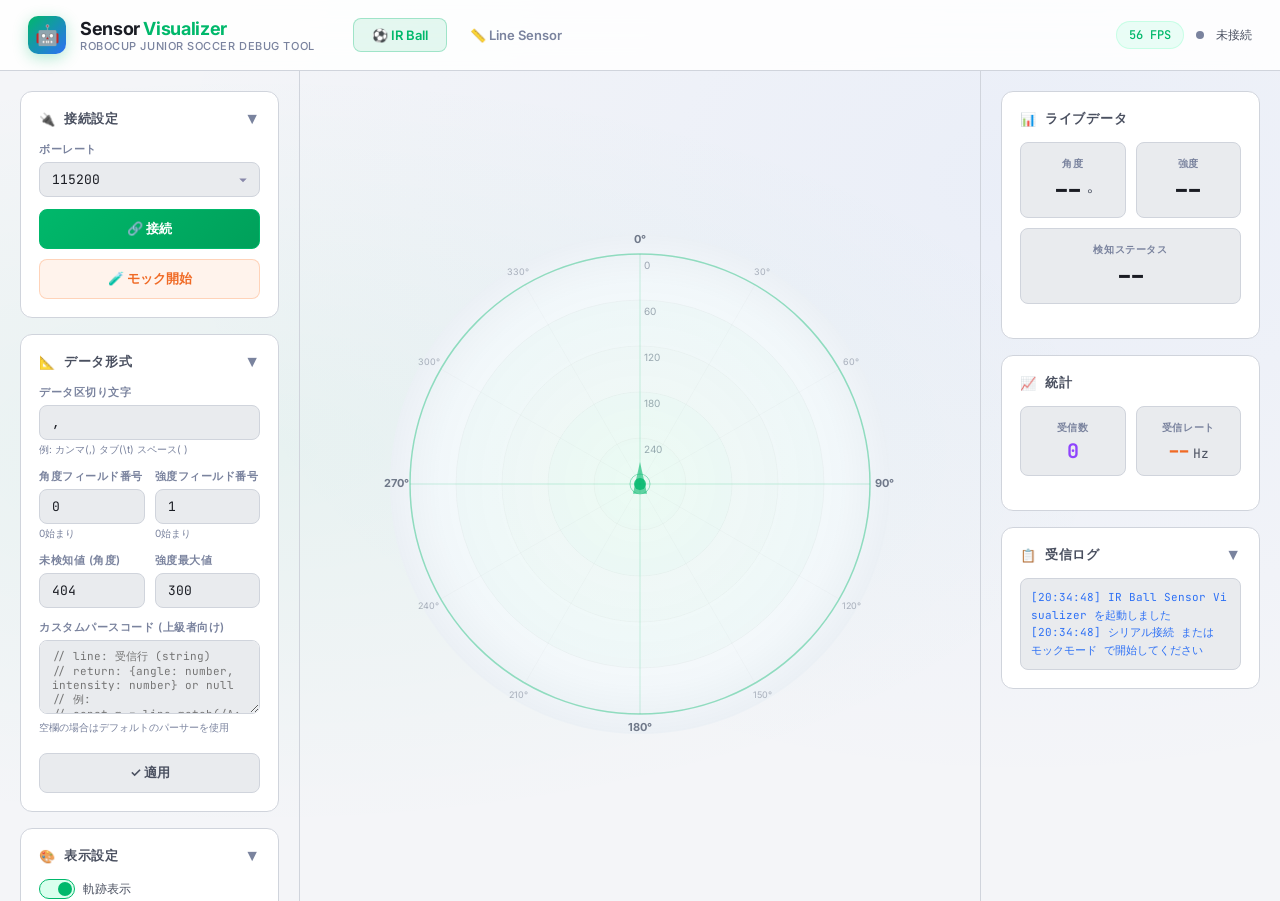
<file: index.html>
<!DOCTYPE html>
<html lang="ja">
<head>
  <meta charset="UTF-8">
  <meta name="viewport" content="width=device-width, initial-scale=1.0">
  <title>IR Ball Sensor Visualizer - RCJ Soccer Debug Tool</title>
  <meta name="description" content="ロボカップジュニアサッカー用 IRボールセンサー リアルタイム可視化ツール">
  <link rel="stylesheet" href="styles.css">
  <link rel="preconnect" href="https://fonts.googleapis.com">
  <link href="https://fonts.googleapis.com/css2?family=Inter:wght@300;400;500;600;700;900&family=JetBrains+Mono:wght@400;500;700&display=swap" rel="stylesheet">

</head>
<body>

  <!-- ===== HEADER ===== -->
  <header class="header">
    <div class="header-left">
      <div class="header-logo">🤖</div>
      <div>
        <div class="header-title">Sensor <span>Visualizer</span></div>
        <div class="header-subtitle">RoboCup Junior Soccer Debug Tool</div>
      </div>
      <nav class="nav-tabs">
        <a href="index.html" class="nav-tab active">⚽ IR Ball</a>
        <a href="line.html" class="nav-tab">📏 Line Sensor</a>
      </nav>
    </div>
    <div class="header-right">
      <div class="fps-badge" id="fpsBadge">-- FPS</div>
      <div class="status-dot" id="statusDot"></div>
      <div class="status-text" id="statusText">未接続</div>
    </div>
  </header>

  <!-- ===== MAIN ===== -->
  <div class="main-content">

    <!-- ===== LEFT SIDEBAR ===== -->
    <div class="sidebar" id="leftSidebar">

      <!-- Connection Panel -->
      <div class="panel" id="connectionPanel">
        <div class="panel-header">
          <span class="panel-header-icon">🔌</span> 接続設定
          <button class="collapse-btn" onclick="togglePanel(this)">▼</button>
        </div>
        <div class="panel-body">
          <div id="noSerialBanner" class="no-serial-banner">
            ⚠ このブラウザは Web Serial API に対応していません。<br>Chrome または Edge を使用してください。<br>モックモードは使用可能です。
          </div>
          <div class="form-group">
            <label class="form-label">ボーレート</label>
            <select class="form-select" id="baudRate">
              <option value="9600">9600</option>
              <option value="19200">19200</option>
              <option value="38400">38400</option>
              <option value="57600">57600</option>
              <option value="115200" selected>115200</option>
              <option value="230400">230400</option>
              <option value="460800">460800</option>
              <option value="921600">921600</option>
            </select>
          </div>
          <div class="btn-group" style="margin-bottom:10px;">
            <button class="btn btn-primary" id="btnConnect" onclick="connectSerial()">
              🔗 接続
            </button>
            <button class="btn btn-danger" id="btnDisconnect" onclick="disconnectSerial()" style="display:none;">
              ✕ 切断
            </button>
          </div>
          <button class="btn btn-mock" id="btnMock" onclick="toggleMock()">
            🧪 モック開始
          </button>
        </div>
      </div>

      <!-- Data Format Panel -->
      <div class="panel" id="formatPanel">
        <div class="panel-header">
          <span class="panel-header-icon">📐</span> データ形式
          <button class="collapse-btn" onclick="togglePanel(this)">▼</button>
        </div>
        <div class="panel-body">
          <div class="form-group">
            <label class="form-label">データ区切り文字</label>
            <input class="form-input" id="cfgDelimiter" type="text" value="," placeholder=",">
            <div class="form-hint">例: カンマ(,) タブ(\t) スペース( )</div>
          </div>
          <div class="form-row">
            <div class="form-group">
              <label class="form-label">角度フィールド番号</label>
              <input class="form-input" id="cfgAngleIdx" type="number" value="0" min="0">
              <div class="form-hint">0始まり</div>
            </div>
            <div class="form-group">
              <label class="form-label">強度フィールド番号</label>
              <input class="form-input" id="cfgIntensityIdx" type="number" value="1" min="0">
              <div class="form-hint">0始まり</div>
            </div>
          </div>
          <div class="form-row">
            <div class="form-group">
              <label class="form-label">未検知値 (角度)</label>
              <input class="form-input" id="cfgNotDetected" type="text" value="404">
            </div>
            <div class="form-group">
              <label class="form-label">強度最大値</label>
              <input class="form-input" id="cfgMaxIntensity" type="number" value="300" min="1">
            </div>
          </div>
          <div class="form-group">
            <label class="form-label">カスタムパースコード (上級者向け)</label>
            <textarea class="form-input" id="cfgCustomParse" rows="4" placeholder="// line: 受信行 (string)&#10;// return: {angle: number, intensity: number} or null&#10;// 例:&#10;// const m = line.match(/A:(\d+) I:(\d+)/);&#10;// return m ? {angle:+m[1], intensity:+m[2]} : null;" style="font-size:11px;resize:vertical;"></textarea>
            <div class="form-hint">空欄の場合はデフォルトのパーサーを使用</div>
          </div>
          <button class="btn btn-secondary" onclick="applyFormatConfig()" style="margin-top:6px;">
            ✓ 適用
          </button>
        </div>
      </div>

      <!-- Display Settings -->
      <div class="panel" id="displayPanel">
        <div class="panel-header">
          <span class="panel-header-icon">🎨</span> 表示設定
          <button class="collapse-btn" onclick="togglePanel(this)">▼</button>
        </div>
        <div class="panel-body">
          <div class="form-group">
            <label class="trail-toggle">
              <input type="checkbox" id="cfgTrail" checked>
              軌跡表示
            </label>
          </div>
          <div class="form-group">
            <label class="form-label">軌跡の長さ</label>
            <input class="form-input" id="cfgTrailLen" type="number" value="20" min="1" max="100">
          </div>
          <div class="form-group">
            <label class="form-label">0°の方向</label>
            <select class="form-select" id="cfgZeroDir">
              <option value="up" selected>上 (前方)</option>
              <option value="right">右</option>
              <option value="down">下 (後方)</option>
              <option value="left">左</option>
            </select>
          </div>
          <div class="form-group">
            <label class="form-label">角度の回転方向</label>
            <select class="form-select" id="cfgRotation">
              <option value="cw" selected>時計回り (CW)</option>
              <option value="ccw">反時計回り (CCW)</option>
            </select>
          </div>
        </div>
      </div>
    </div>

    <!-- ===== RADAR CENTER ===== -->
    <div class="radar-container" id="radarContainer">
      <div class="radar-wrapper">
        <canvas id="radarCanvas" width="520" height="520"></canvas>
        <div class="not-detected-overlay" id="notDetectedOverlay">
          <div class="not-detected-icon">🚫</div>
          <div class="not-detected-text">Ball Not Detected</div>
          <div class="not-detected-sub">IRセンサーがボールを検知していません</div>
        </div>
      </div>
    </div>

    <!-- ===== RIGHT SIDEBAR ===== -->
    <div class="sidebar right" id="rightSidebar">

      <!-- Live Data -->
      <div class="panel">
        <div class="panel-header">
          <span class="panel-header-icon">📊</span> ライブデータ
        </div>
        <div class="panel-body">
          <div class="data-cards">
            <div class="data-card angle">
              <div class="data-card-label">角度</div>
              <div class="data-card-value" id="dispAngle">--<span class="data-card-unit">°</span></div>
            </div>
            <div class="data-card intensity">
              <div class="data-card-label">強度</div>
              <div class="data-card-value" id="dispIntensity">--</div>
            </div>
            <div class="data-card full-width status-card">
              <div class="data-card-label">検知ステータス</div>
              <div class="data-card-value" id="dispStatus">--</div>
            </div>
          </div>
        </div>
      </div>

      <!-- Stats -->
      <div class="panel">
        <div class="panel-header">
          <span class="panel-header-icon">📈</span> 統計
        </div>
        <div class="panel-body">
          <div class="data-cards">
            <div class="data-card">
              <div class="data-card-label">受信数</div>
              <div class="data-card-value" id="dispCount" style="font-size:20px;color:var(--accent-purple);">0</div>
            </div>
            <div class="data-card">
              <div class="data-card-label">受信レート</div>
              <div class="data-card-value" id="dispRate" style="font-size:20px;color:var(--accent-orange);">--<span class="data-card-unit">Hz</span></div>
            </div>
          </div>
        </div>
      </div>

      <!-- Raw Log -->
      <div class="panel">
        <div class="panel-header">
          <span class="panel-header-icon">📋</span> 受信ログ
          <button class="collapse-btn" onclick="togglePanel(this)">▼</button>
        </div>
        <div class="panel-body">
          <div class="raw-log" id="rawLog"></div>
        </div>
      </div>
    </div>
  </div>

  <!-- ===== JAVASCRIPT ===== -->
  <script>
    // ============================================================
    //  State
    // ============================================================
    let serialPort = null;
    let serialReader = null;
    let serialReadable = null;
    let isConnected = false;
    let isMocking = false;
    let mockInterval = null;

    let currentAngle = null;
    let currentIntensity = null;
    let ballDetected = false;

    const trail = [];         // [{angle, intensity, t}, ...]
    let receiveCount = 0;
    let rateTimestamps = [];  // recent timestamps for Hz calc

    // Format config (mutable)
    let cfg = {
      delimiter: ',',
      angleIdx: 0,
      intensityIdx: 1,
      notDetectedValue: '404',
      maxIntensity: 300,
      trailEnabled: true,
      trailLength: 20,
      zeroDir: 'up',        // 'up','right','down','left'
      rotation: 'cw',       // 'cw','ccw'
      customParseFn: null,
    };

    // ============================================================
    //  Format Config Apply
    // ============================================================
    function applyFormatConfig() {
      const delim = document.getElementById('cfgDelimiter').value;
      cfg.delimiter = delim === '\\t' ? '\t' : delim || ',';
      cfg.angleIdx = parseInt(document.getElementById('cfgAngleIdx').value) || 0;
      cfg.intensityIdx = parseInt(document.getElementById('cfgIntensityIdx').value) || 1;
      cfg.notDetectedValue = document.getElementById('cfgNotDetected').value.trim() || '404';
      cfg.maxIntensity = parseInt(document.getElementById('cfgMaxIntensity').value) || 300;

      const customCode = document.getElementById('cfgCustomParse').value.trim();
      if (customCode) {
        try {
          cfg.customParseFn = new Function('line', customCode);
          addLog('カスタムパーサーを適用しました', 'info');
        } catch (e) {
          cfg.customParseFn = null;
          addLog('カスタムパーサーのエラー: ' + e.message, 'error');
        }
      } else {
        cfg.customParseFn = null;
      }

      addLog('データ形式設定を更新しました', 'info');
    }

    function readDisplayConfig() {
      cfg.trailEnabled = document.getElementById('cfgTrail').checked;
      cfg.trailLength = parseInt(document.getElementById('cfgTrailLen').value) || 20;
      cfg.zeroDir = document.getElementById('cfgZeroDir').value;
      cfg.rotation = document.getElementById('cfgRotation').value;
    }

    // Listen for display config changes
    ['cfgTrail', 'cfgTrailLen', 'cfgZeroDir', 'cfgRotation'].forEach(id => {
      document.getElementById(id).addEventListener('change', readDisplayConfig);
      document.getElementById(id).addEventListener('input', readDisplayConfig);
    });

    // ============================================================
    //  Parse incoming line
    // ============================================================
    function parseLine(line) {
      line = line.trim();
      if (!line) return null;

      // Custom parser
      if (cfg.customParseFn) {
        try {
          const result = cfg.customParseFn(line);
          if (result && typeof result.angle === 'number' && typeof result.intensity === 'number') {
            return result;
          }
        } catch (e) { /* fall through to default */ }
        return null;
      }

      // Default parser
      const parts = line.split(cfg.delimiter);
      if (parts.length < Math.max(cfg.angleIdx, cfg.intensityIdx) + 1) return null;

      const angleStr = parts[cfg.angleIdx].trim();
      const intensityStr = parts[cfg.intensityIdx].trim();

      const angle = parseFloat(angleStr);
      const intensity = parseFloat(intensityStr);

      if (isNaN(angle) || isNaN(intensity)) return null;
      return { angle, intensity };
    }

    // ============================================================
    //  Data Handler
    // ============================================================
    function handleData(line) {
      const parsed = parseLine(line);
      if (!parsed) {
        addLog(line, 'warn');
        return;
      }

      receiveCount++;
      rateTimestamps.push(performance.now());

      const { angle, intensity } = parsed;
      const notDetVal = parseFloat(cfg.notDetectedValue);
      const isNotDet = (angle === notDetVal) || (String(angle) === cfg.notDetectedValue);

      if (isNotDet) {
        ballDetected = false;
        currentAngle = null;
        currentIntensity = null;
      } else {
        ballDetected = true;
        currentAngle = angle;
        currentIntensity = intensity;

        if (cfg.trailEnabled) {
          trail.push({ angle, intensity, t: performance.now() });
          while (trail.length > cfg.trailLength) trail.shift();
        }
      }

      // Update text displays
      updateTextDisplays(angle, intensity, isNotDet);
      addLog(line, isNotDet ? 'warn' : '');
    }

    function updateTextDisplays(angle, intensity, notDet) {
      const el = (id) => document.getElementById(id);

      if (notDet) {
        el('dispAngle').innerHTML = '<span style="font-size:16px">N/A</span>';
        el('dispIntensity').textContent = '--';
        el('dispStatus').textContent = '未検知';
        el('dispStatus').className = 'data-card-value';
      } else {
        el('dispAngle').innerHTML = angle.toFixed(1) + '<span class="data-card-unit">°</span>';
        el('dispIntensity').textContent = Math.round(intensity);
        el('dispStatus').textContent = '検知中';
        el('dispStatus').className = 'data-card-value ok';
      }

      el('dispCount').textContent = receiveCount;

      // Hz calculation (last 1 second)
      const now = performance.now();
      rateTimestamps = rateTimestamps.filter(t => now - t < 1000);
      el('dispRate').innerHTML = rateTimestamps.length + '<span class="data-card-unit">Hz</span>';
    }

    // ============================================================
    //  Log
    // ============================================================
    const logEl = document.getElementById('rawLog');
    const MAX_LOG_LINES = 80;
    let logLines = 0;

    function addLog(text, type = '') {
      const line = document.createElement('div');
      line.className = 'log-line' + (type ? ' ' + type : '');
      const ts = new Date().toLocaleTimeString('ja-JP', { hour12: false });
      line.textContent = `[${ts}] ${text}`;
      logEl.appendChild(line);
      logLines++;
      if (logLines > MAX_LOG_LINES) {
        logEl.removeChild(logEl.firstChild);
        logLines--;
      }
      logEl.scrollTop = logEl.scrollHeight;
    }

    // ============================================================
    //  Panel toggle
    // ============================================================
    function togglePanel(btn) {
      btn.classList.toggle('collapsed');
      btn.closest('.panel').querySelector('.panel-body').classList.toggle('collapsed');
    }

    // ============================================================
    //  Serial Connection
    // ============================================================
    async function connectSerial() {
      if (!('serial' in navigator)) {
        addLog('Web Serial API 非対応ブラウザです', 'error');
        return;
      }
      try {
        serialPort = await navigator.serial.requestPort();
        const baud = parseInt(document.getElementById('baudRate').value);
        await serialPort.open({ baudRate: baud });
        isConnected = true;
        updateConnectionUI();
        addLog(`シリアルポート接続 (${baud} bps)`, 'info');
        readSerial();
      } catch (e) {
        addLog('接続エラー: ' + e.message, 'error');
      }
    }

    async function readSerial() {
      const decoder = new TextDecoderStream();
      serialReadable = serialPort.readable.pipeTo(decoder.writable);
      const reader = decoder.readable.getReader();
      serialReader = reader;

      let buffer = '';
      try {
        while (true) {
          const { value, done } = await reader.read();
          if (done) break;
          buffer += value;
          const lines = buffer.split('\n');
          buffer = lines.pop(); // keep incomplete last line in buffer
          for (const line of lines) {
            if (line.trim()) handleData(line);
          }
        }
      } catch (e) {
        if (isConnected) addLog('読み取りエラー: ' + e.message, 'error');
      } finally {
        reader.releaseLock();
      }
    }

    async function disconnectSerial() {
      isConnected = false;
      try {
        if (serialReader) { await serialReader.cancel(); serialReader = null; }
        if (serialReadable) { await serialReadable.catch(() => {}); serialReadable = null; }
        if (serialPort) { await serialPort.close(); serialPort = null; }
      } catch (e) { /* ignore */ }
      updateConnectionUI();
      addLog('シリアルポート切断', 'info');
    }

    function updateConnectionUI() {
      const dot = document.getElementById('statusDot');
      const txt = document.getElementById('statusText');
      const btnC = document.getElementById('btnConnect');
      const btnD = document.getElementById('btnDisconnect');

      if (isConnected) {
        dot.className = 'status-dot connected';
        txt.textContent = '接続中';
        btnC.style.display = 'none';
        btnD.style.display = '';
      } else if (isMocking) {
        dot.className = 'status-dot mock';
        txt.textContent = 'モック動作中';
        btnC.style.display = '';
        btnD.style.display = 'none';
      } else {
        dot.className = 'status-dot';
        txt.textContent = '未接続';
        btnC.style.display = '';
        btnD.style.display = 'none';
      }
    }

    // ============================================================
    //  Mock Data Generator
    // ============================================================
    let mockAngle = 0;
    let mockMode = 'orbit'; // 'orbit', 'random', 'notdetected'
    let mockModeTick = 0;

    function toggleMock() {
      if (isMocking) {
        stopMock();
      } else {
        startMock();
      }
    }

    function startMock() {
      if (isConnected) {
        addLog('シリアル接続中はモックを使用できません', 'warn');
        return;
      }
      isMocking = true;
      mockAngle = 0;
      mockModeTick = 0;
      document.getElementById('btnMock').textContent = '⏹ モック停止';
      document.getElementById('btnMock').classList.remove('btn-mock');
      document.getElementById('btnMock').classList.add('btn-danger');
      updateConnectionUI();
      addLog('モックデータ生成を開始', 'info');

      mockInterval = setInterval(() => {
        mockModeTick++;

        // Switch modes periodically
        if (mockModeTick % 200 === 0) {
          const modes = ['orbit', 'random', 'notdetected', 'orbit'];
          mockMode = modes[Math.floor(Math.random() * modes.length)];
        }

        let line;
        if (mockMode === 'notdetected' && mockModeTick % 5 < 3) {
          line = `404${cfg.delimiter}0`;
        } else if (mockMode === 'orbit') {
          mockAngle = (mockAngle + 3 + Math.random() * 2) % 360;
          const intensity = 120 + Math.sin(mockAngle * Math.PI / 180) * 80 + Math.random() * 30;
          line = `${mockAngle.toFixed(1)}${cfg.delimiter}${Math.round(intensity)}`;
        } else {
          // Random
          const a = Math.random() * 360;
          const i = 50 + Math.random() * 250;
          line = `${a.toFixed(1)}${cfg.delimiter}${Math.round(i)}`;

          // 10% chance not detected
          if (Math.random() < 0.1) {
            line = `404${cfg.delimiter}0`;
          }
        }

        handleData(line);
      }, 40); // 25 Hz
    }

    function stopMock() {
      isMocking = false;
      clearInterval(mockInterval);
      mockInterval = null;
      document.getElementById('btnMock').textContent = '🧪 モック開始';
      document.getElementById('btnMock').classList.add('btn-mock');
      document.getElementById('btnMock').classList.remove('btn-danger');
      updateConnectionUI();
      addLog('モックデータ生成を停止', 'info');
    }

    // ============================================================
    //  Canvas Radar Drawing
    // ============================================================
    const canvas = document.getElementById('radarCanvas');
    const ctx = canvas.getContext('2d');
    const CW = canvas.width;
    const CH = canvas.height;
    const CX = CW / 2;
    const CY = CH / 2;
    const RADAR_R = 230; // radar radius in pixels

    let frameCount = 0;
    let lastFpsTime = performance.now();
    let fps = 0;
    let animTime = 0;

    function angleToCanvas(angleDeg) {
      // Convert angle to canvas coordinate angle (radians)
      // 0° = zeroDir, positive = rotation direction
      let rad = angleDeg * Math.PI / 180;

      // Apply rotation direction
      if (cfg.rotation === 'ccw') rad = -rad;

      // Apply zero direction offset
      const offsets = { up: -Math.PI / 2, right: 0, down: Math.PI / 2, left: Math.PI };
      rad += offsets[cfg.zeroDir] || -Math.PI / 2;

      return rad;
    }

    function intensityToRadius(intensity) {
      // 強度が強いほど光源（ボール）に近いため、比率を反転させて中心に近づけます
      const ratio = Math.min(Math.max(intensity / cfg.maxIntensity, 0), 1);
      return (1 - ratio) * RADAR_R;
    }

    function drawRadar(timestamp) {
      animTime = timestamp || 0;
      ctx.clearRect(0, 0, CW, CH);

      // Background circle
      const bgGrad = ctx.createRadialGradient(CX, CY, 0, CX, CY, RADAR_R + 20);
      bgGrad.addColorStop(0, 'rgba(255, 255, 255, 0.9)');
      bgGrad.addColorStop(0.8, 'rgba(245, 248, 252, 0.95)');
      bgGrad.addColorStop(1, 'rgba(235, 240, 245, 1)');
      ctx.fillStyle = bgGrad;
      ctx.beginPath();
      ctx.arc(CX, CY, RADAR_R + 20, 0, Math.PI * 2);
      ctx.fill();

      // Concentric rings
      const rings = 5;
      for (let i = 1; i <= rings; i++) {
        const r = (RADAR_R / rings) * i;
        ctx.beginPath();
        ctx.arc(CX, CY, r, 0, Math.PI * 2);
        ctx.strokeStyle = i === rings ? 'rgba(0, 184, 107, 0.4)' : 'rgba(0, 0, 0, 0.06)';
        ctx.lineWidth = i === rings ? 1.5 : 0.5;
        ctx.stroke();

        // Ring value labels
        // 強度が強いほど中心に近いため、目盛りの数値も内側ほど大きくなるように反転させます
        const val = Math.round(cfg.maxIntensity * (1 - (i / rings)));
        ctx.fillStyle = 'rgba(100, 110, 130, 0.6)';
        ctx.font = '10px Inter, sans-serif';
        ctx.textAlign = 'left';
        ctx.fillText(val, CX + 4, CY - r + 12);
      }

      // Fill rings with subtle gradient
      for (let i = 1; i <= rings; i++) {
        const r = (RADAR_R / rings) * i;
        ctx.beginPath();
        ctx.arc(CX, CY, r, 0, Math.PI * 2);
        ctx.fillStyle = `rgba(0, 184, 107, ${0.01 + (i % 2 === 0 ? 0.01 : 0)})`;
        ctx.fill();
      }

      // Angle guide lines
      for (let deg = 0; deg < 360; deg += 30) {
        const rad = angleToCanvas(deg);
        const x2 = CX + Math.cos(rad) * RADAR_R;
        const y2 = CY + Math.sin(rad) * RADAR_R;
        ctx.beginPath();
        ctx.moveTo(CX, CY);
        ctx.lineTo(x2, y2);
        ctx.strokeStyle = deg % 90 === 0 ? 'rgba(0, 184, 107, 0.2)' : 'rgba(0, 0, 0, 0.04)';
        ctx.lineWidth = deg % 90 === 0 ? 1 : 0.5;
        ctx.stroke();

        // Degree labels
        const labelR = RADAR_R + 14;
        const lx = CX + Math.cos(rad) * labelR;
        const ly = CY + Math.sin(rad) * labelR;
        ctx.fillStyle = deg % 90 === 0 ? 'rgba(80, 90, 110, 0.8)' : 'rgba(100, 110, 130, 0.5)';
        ctx.font = deg % 90 === 0 ? 'bold 11px Inter, sans-serif' : '9px Inter, sans-serif';
        ctx.textAlign = 'center';
        ctx.textBaseline = 'middle';
        ctx.fillText(deg + '°', lx, ly);
      }

      // Center robot marker
      ctx.beginPath();
      ctx.arc(CX, CY, 6, 0, Math.PI * 2);
      ctx.fillStyle = 'rgba(0, 184, 107, 0.8)';
      ctx.fill();
      ctx.beginPath();
      ctx.arc(CX, CY, 10, 0, Math.PI * 2);
      ctx.strokeStyle = 'rgba(0, 184, 107, 0.4)';
      ctx.lineWidth = 1;
      ctx.stroke();

      // Forward direction indicator
      const fwdRad = angleToCanvas(0);
      const fwdX = CX + Math.cos(fwdRad) * 22;
      const fwdY = CY + Math.sin(fwdRad) * 22;
      ctx.beginPath();
      ctx.moveTo(fwdX, fwdY);
      const fwdLeft = fwdRad + Math.PI * 0.8;
      const fwdRight = fwdRad - Math.PI * 0.8;
      ctx.lineTo(CX + Math.cos(fwdLeft) * 12, CY + Math.sin(fwdLeft) * 12);
      ctx.lineTo(CX + Math.cos(fwdRight) * 12, CY + Math.sin(fwdRight) * 12);
      ctx.closePath();
      ctx.fillStyle = 'rgba(0, 184, 107, 0.6)';
      ctx.fill();

      // Scanning sweep effect
      if (isConnected || isMocking) {
        const sweepAngle = (animTime / 2000) * Math.PI * 2;
        const sweepGrad = ctx.createConicGradient(sweepAngle - Math.PI / 6, CX, CY);
        sweepGrad.addColorStop(0, 'rgba(0, 184, 107, 0)');
        sweepGrad.addColorStop(0.08, 'rgba(0, 184, 107, 0.06)');
        sweepGrad.addColorStop(0.1, 'rgba(0, 184, 107, 0)');
        sweepGrad.addColorStop(1, 'rgba(0, 184, 107, 0)');
        ctx.beginPath();
        ctx.arc(CX, CY, RADAR_R, 0, Math.PI * 2);
        ctx.fillStyle = sweepGrad;
        ctx.fill();
      }

      // Draw trail
      if (cfg.trailEnabled && trail.length > 0) {
        for (let i = 0; i < trail.length; i++) {
          const t = trail[i];
          const alpha = ((i + 1) / trail.length) * 0.5;
          const rad = angleToCanvas(t.angle);
          const dist = intensityToRadius(t.intensity);
          const tx = CX + Math.cos(rad) * dist;
          const ty = CY + Math.sin(rad) * dist;

          ctx.beginPath();
          ctx.arc(tx, ty, 3, 0, Math.PI * 2);
          ctx.fillStyle = `rgba(255, 51, 102, ${alpha * 0.6})`;
          ctx.fill();
        }

        // Trail connecting lines
        if (trail.length > 1) {
          ctx.beginPath();
          for (let i = 0; i < trail.length; i++) {
            const t = trail[i];
            const rad = angleToCanvas(t.angle);
            const dist = intensityToRadius(t.intensity);
            const tx = CX + Math.cos(rad) * dist;
            const ty = CY + Math.sin(rad) * dist;
            if (i === 0) ctx.moveTo(tx, ty);
            else ctx.lineTo(tx, ty);
          }
          ctx.strokeStyle = 'rgba(255, 51, 102, 0.15)';
          ctx.lineWidth = 1;
          ctx.stroke();
        }
      }

      // Draw ball marker
      if (ballDetected && currentAngle !== null) {
        const rad = angleToCanvas(currentAngle);
        const dist = intensityToRadius(currentIntensity);
        const bx = CX + Math.cos(rad) * dist;
        const by = CY + Math.sin(rad) * dist;

        // Glow
        const glowSize = 30 + Math.sin(animTime / 300) * 8;
        const glow = ctx.createRadialGradient(bx, by, 0, bx, by, glowSize);
        glow.addColorStop(0, 'rgba(255, 51, 102, 0.4)');
        glow.addColorStop(0.5, 'rgba(255, 51, 102, 0.1)');
        glow.addColorStop(1, 'rgba(255, 51, 102, 0)');
        ctx.fillStyle = glow;
        ctx.beginPath();
        ctx.arc(bx, by, glowSize, 0, Math.PI * 2);
        ctx.fill();

        // Pulse ring
        const pulseR = 14 + Math.sin(animTime / 200) * 4;
        ctx.beginPath();
        ctx.arc(bx, by, pulseR, 0, Math.PI * 2);
        ctx.strokeStyle = `rgba(255, 51, 102, ${0.3 + Math.sin(animTime / 200) * 0.15})`;
        ctx.lineWidth = 1.5;
        ctx.stroke();

        // Core dot
        ctx.beginPath();
        ctx.arc(bx, by, 7, 0, Math.PI * 2);
        ctx.fillStyle = '#ff3366';
        ctx.fill();
        ctx.beginPath();
        ctx.arc(bx, by, 4, 0, Math.PI * 2);
        ctx.fillStyle = '#ff6699';
        ctx.fill();

        // Direction line from center
        ctx.beginPath();
        ctx.moveTo(CX, CY);
        ctx.lineTo(bx, by);
        ctx.strokeStyle = 'rgba(255, 51, 102, 0.2)';
        ctx.lineWidth = 1;
        ctx.setLineDash([4, 4]);
        ctx.stroke();
        ctx.setLineDash([]);

        // Angle & distance label near ball
        ctx.fillStyle = 'rgba(30, 40, 50, 0.8)';
        ctx.font = '500 11px Inter, sans-serif';
        ctx.textAlign = 'center';
        ctx.fillText(`${currentAngle.toFixed(1)}° / ${Math.round(currentIntensity)}`, bx, by - 20);
      }

      // Not-detected overlay
      document.getElementById('notDetectedOverlay').classList.toggle('visible', !ballDetected && (isConnected || isMocking));

      // FPS counter
      frameCount++;
      const now = performance.now();
      if (now - lastFpsTime >= 500) {
        fps = Math.round(frameCount / ((now - lastFpsTime) / 1000));
        frameCount = 0;
        lastFpsTime = now;
        document.getElementById('fpsBadge').textContent = fps + ' FPS';
      }

      requestAnimationFrame(drawRadar);
    }

    // ============================================================
    //  Responsive canvas sizing
    // ============================================================
    function resizeCanvas() {
      const container = document.getElementById('radarContainer');
      const size = Math.min(container.clientWidth - 60, container.clientHeight - 60, 520);
      if (size > 0 && size !== canvas.width) {
        // Keep the canvas at 520 internal resolution for crispness
        canvas.style.width = size + 'px';
        canvas.style.height = size + 'px';
      }
    }
    window.addEventListener('resize', resizeCanvas);
    setTimeout(resizeCanvas, 100);

    // ============================================================
    //  Init
    // ============================================================
    function init() {
      // Check Web Serial support
      if (!('serial' in navigator)) {
        document.getElementById('noSerialBanner').classList.add('visible');
      }

      // Start render loop
      requestAnimationFrame(drawRadar);
      addLog('IR Ball Sensor Visualizer を起動しました', 'info');
      addLog('シリアル接続 または モックモード で開始してください', 'info');
    }

    init();
  </script>
</body>
</html>
</file>
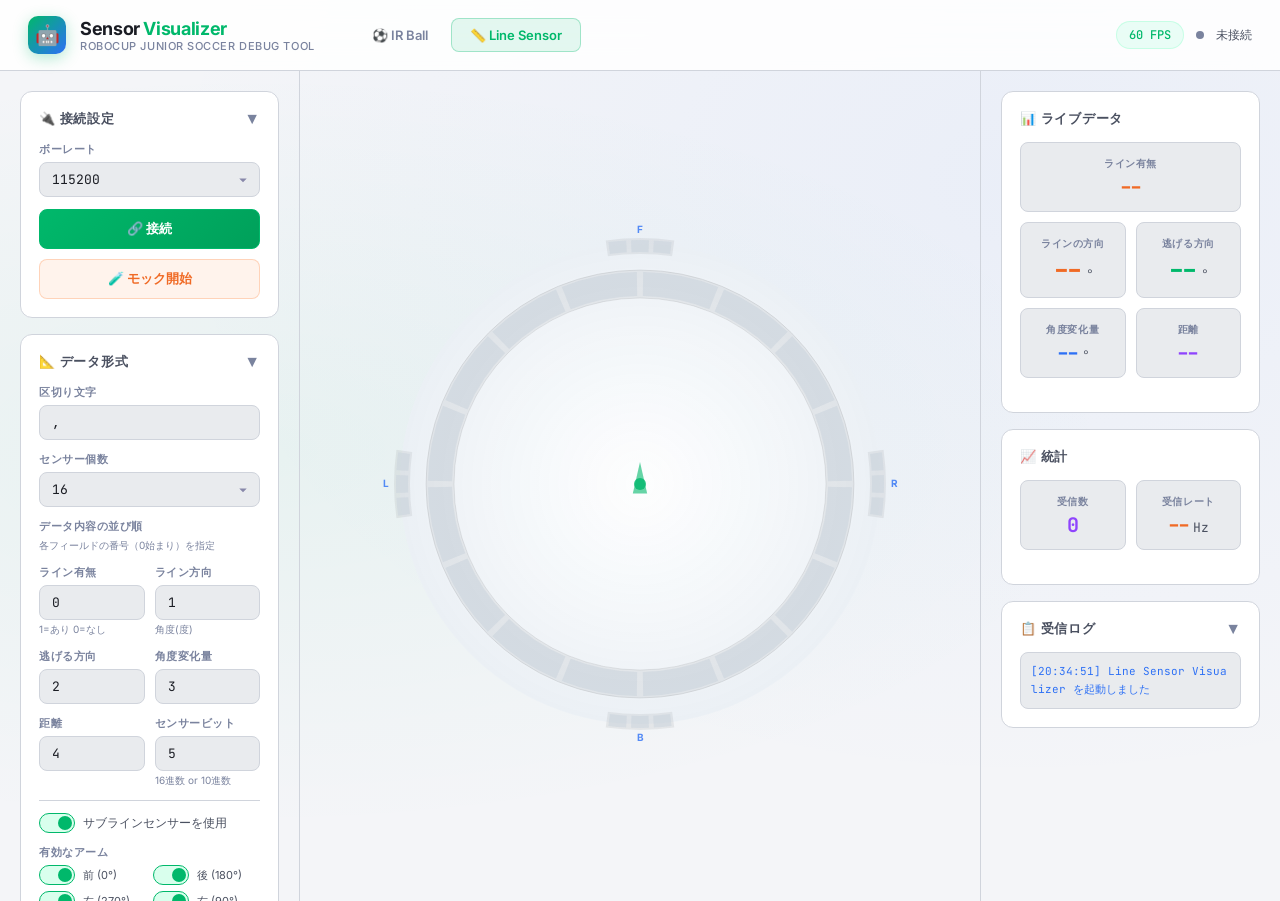
<file: line.html>
<!DOCTYPE html>
<html lang="ja">
<head>
<meta charset="UTF-8">
<meta name="viewport" content="width=device-width, initial-scale=1.0">
<title>Line Sensor Visualizer - RCJ Soccer Debug Tool</title>
<link rel="preconnect" href="https://fonts.googleapis.com">
<link href="https://fonts.googleapis.com/css2?family=Inter:wght@300;400;500;600;700;900&family=JetBrains+Mono:wght@400;500;700&display=swap" rel="stylesheet">
<link rel="stylesheet" href="styles.css">
</head>
<body>
<header class="header">
  <div class="header-left">
    <div class="header-logo">🤖</div>
    <div>
      <div class="header-title">Sensor <span>Visualizer</span></div>
      <div class="header-subtitle">RoboCup Junior Soccer Debug Tool</div>
    </div>
    <nav class="nav-tabs">
      <a href="index.html" class="nav-tab">⚽ IR Ball</a>
      <a href="line.html" class="nav-tab active">📏 Line Sensor</a>
    </nav>
  </div>
  <div class="header-right">
    <div class="fps-badge" id="fpsBadge">-- FPS</div>
    <div class="status-dot" id="statusDot"></div>
    <div class="status-text" id="statusText">未接続</div>
  </div>
</header>
<div class="main-content">
  <div class="sidebar" id="leftSidebar">
    <div class="panel">
      <div class="panel-header">🔌 接続設定<button class="collapse-btn" onclick="togglePanel(this)">▼</button></div>
      <div class="panel-body">
        <div id="noSerialBanner" class="no-serial-banner">⚠ Web Serial API 非対応。Chrome/Edgeを使用してください。</div>
        <div class="form-group"><label class="form-label">ボーレート</label>
          <select class="form-select" id="baudRate"><option value="9600">9600</option><option value="115200" selected>115200</option><option value="230400">230400</option><option value="921600">921600</option></select>
        </div>
        <div class="btn-group" style="margin-bottom:10px">
          <button class="btn btn-primary" id="btnConnect" onclick="connectSerial()">🔗 接続</button>
          <button class="btn btn-danger" id="btnDisconnect" onclick="disconnectSerial()" style="display:none">✕ 切断</button>
        </div>
        <button class="btn btn-mock" id="btnMock" onclick="toggleMock()">🧪 モック開始</button>
      </div>
    </div>
    <div class="panel">
      <div class="panel-header">📐 データ形式<button class="collapse-btn" onclick="togglePanel(this)">▼</button></div>
      <div class="panel-body">
        <div class="form-group"><label class="form-label">区切り文字</label><input class="form-input" id="cfgDelimiter" value=","></div>
        <div class="form-group"><label class="form-label">センサー個数</label>
          <select class="form-select" id="cfgSensorCount"><option value="8">8</option><option value="12">12</option><option value="16" selected>16</option><option value="20">20</option><option value="24">24</option><option value="32">32</option></select>
        </div>
        <div class="form-group"><label class="form-label">データ内容の並び順</label>
          <div class="form-hint" style="margin-bottom:8px">各フィールドの番号（0始まり）を指定</div>
        </div>
        <div class="form-row">
          <div class="form-group"><label class="form-label">ライン有無</label><input class="form-input" id="cfgDetIdx" type="number" value="0" min="0"><div class="form-hint">1=あり 0=なし</div></div>
          <div class="form-group"><label class="form-label">ライン方向</label><input class="form-input" id="cfgDirIdx" type="number" value="1" min="0"><div class="form-hint">角度(度)</div></div>
        </div>
        <div class="form-row">
          <div class="form-group"><label class="form-label">逃げる方向</label><input class="form-input" id="cfgEscIdx" type="number" value="2" min="0"></div>
          <div class="form-group"><label class="form-label">角度変化量</label><input class="form-input" id="cfgChgIdx" type="number" value="3" min="0"></div>
        </div>
        <div class="form-row">
          <div class="form-group"><label class="form-label">距離</label><input class="form-input" id="cfgDistIdx" type="number" value="4" min="0"></div>
          <div class="form-group"><label class="form-label">センサービット</label><input class="form-input" id="cfgBitsIdx" type="number" value="5" min="0"><div class="form-hint">16進数 or 10進数</div></div>
        </div>
        <div style="border-top:1px solid var(--border);margin:12px 0;padding-top:12px">
          <div class="form-group"><label class="trail-toggle"><input type="checkbox" id="cfgSubEnabled" checked> サブラインセンサーを使用</label></div>
          <div id="subSettings">
            <div class="form-group"><label class="form-label">有効なアーム</label>
              <div style="display:grid;grid-template-columns:1fr 1fr;gap:6px">
                <label class="trail-toggle" style="font-size:11px"><input type="checkbox" id="cfgSubF" checked> 前 (0°)</label>
                <label class="trail-toggle" style="font-size:11px"><input type="checkbox" id="cfgSubB" checked> 後 (180°)</label>
                <label class="trail-toggle" style="font-size:11px"><input type="checkbox" id="cfgSubL" checked> 左 (270°)</label>
                <label class="trail-toggle" style="font-size:11px"><input type="checkbox" id="cfgSubR" checked> 右 (90°)</label>
              </div>
            </div>
            <div class="form-group"><label class="form-label">各アームのセンサー数</label><input class="form-input" id="cfgSubPerArm" type="number" value="3" min="1" max="8"><div class="form-hint">1アームあたりの個数</div></div>
            <div class="form-group"><label class="form-label">サブセンサービット</label><input class="form-input" id="cfgSubBitsIdx" type="number" value="6" min="0"><div class="form-hint">フィールド番号(0始まり)</div></div>
            <div class="form-hint" style="margin-top:4px;color:var(--accent-blue)">ビット順: 前→右→後→左 (有効なアームのみ)</div>
          </div>
        </div>
        <div class="form-group" style="border-top:1px solid var(--border);padding-top:12px">
          <label class="form-label">カスタムパースコード (上級者向け)</label>
          <textarea class="form-input" id="cfgCustomParse" rows="4" placeholder="// line: 受信行 (string)&#10;// return: {detected, dir, esc, chg, dist, bits, subBits} or null&#10;// 空欄の場合はデフォルト処理を使用" style="font-size:11px;resize:vertical;font-family:monospace;"></textarea>
        </div>
        <button class="btn btn-secondary" onclick="applyConfig()" style="margin-top:6px">✓ 適用</button>
      </div>
    </div>
  </div>
  <div class="radar-container" id="radarContainer">
    <div class="radar-wrapper">
      <canvas id="lineCanvas" width="520" height="520"></canvas>
      <div class="not-detected-overlay" id="noLineOverlay">
        <div class="not-detected-icon">⬜</div>
        <div class="not-detected-text">No Line Detected</div>
        <div class="not-detected-sub">ラインセンサーがラインを検知していません</div>
      </div>
    </div>
  </div>
  <div class="sidebar right">
    <div class="panel">
      <div class="panel-header">📊 ライブデータ</div>
      <div class="panel-body">
        <div class="data-cards">
          <div class="data-card full-width"><div class="data-card-label">ライン有無</div><div class="data-card-value" id="dLineDetected" style="font-size:20px;color:var(--accent-orange)">--</div></div>
          <div class="data-card"><div class="data-card-label">ラインの方向</div><div class="data-card-value" id="dLineDir" style="color:var(--accent-orange)">--<span class="data-card-unit">°</span></div></div>
          <div class="data-card"><div class="data-card-label">逃げる方向</div><div class="data-card-value" id="dEscDir" style="color:var(--accent-green)">--<span class="data-card-unit">°</span></div></div>
          <div class="data-card"><div class="data-card-label">角度変化量</div><div class="data-card-value" id="dAngleChg" style="font-size:20px;color:var(--accent-blue)">--<span class="data-card-unit">°</span></div></div>
          <div class="data-card"><div class="data-card-label">距離</div><div class="data-card-value" id="dDist" style="font-size:20px;color:var(--accent-purple)">--</div></div>
        </div>
      </div>
    </div>
    <div class="panel">
      <div class="panel-header">📈 統計</div>
      <div class="panel-body">
        <div class="data-cards">
          <div class="data-card"><div class="data-card-label">受信数</div><div class="data-card-value" id="dispCount" style="font-size:20px;color:var(--accent-purple)">0</div></div>
          <div class="data-card"><div class="data-card-label">受信レート</div><div class="data-card-value" id="dispRate" style="font-size:20px;color:var(--accent-orange)">--<span class="data-card-unit">Hz</span></div></div>
        </div>
      </div>
    </div>
    <div class="panel">
      <div class="panel-header">📋 受信ログ<button class="collapse-btn" onclick="togglePanel(this)">▼</button></div>
      <div class="panel-body"><div class="raw-log" id="rawLog"></div></div>
    </div>
  </div>
</div>
<script>
// === State ===
let serialPort=null,serialReader=null,serialReadable=null,isConnected=false,isMocking=false,mockInterval=null;
let lineDetected=false,lineDir=0,escapeDir=0,angleChange=0,distance=0,sensorBits=0,subSensorBits=0;
let receiveCount=0,rateTimestamps=[];
let cfg={delimiter:',',sensorCount:16,detIdx:0,dirIdx:1,escIdx:2,chgIdx:3,distIdx:4,bitsIdx:5,subEnabled:true,subArms:{f:true,r:true,b:true,l:true},subPerArm:3,subBitsIdx:6};
let customParseFunc=null;

function applyConfig(){
  const d=document.getElementById('cfgDelimiter').value;
  cfg.delimiter=d==='\\t'?'\t':d||',';
  cfg.sensorCount=parseInt(document.getElementById('cfgSensorCount').value)||16;
  cfg.detIdx=parseInt(document.getElementById('cfgDetIdx').value)||0;
  cfg.dirIdx=parseInt(document.getElementById('cfgDirIdx').value)||0;
  cfg.escIdx=parseInt(document.getElementById('cfgEscIdx').value)||0;
  cfg.chgIdx=parseInt(document.getElementById('cfgChgIdx').value)||0;
  cfg.distIdx=parseInt(document.getElementById('cfgDistIdx').value)||0;
  cfg.bitsIdx=parseInt(document.getElementById('cfgBitsIdx').value)||0;
  cfg.subEnabled=document.getElementById('cfgSubEnabled').checked;
  cfg.subArms={f:document.getElementById('cfgSubF').checked,r:document.getElementById('cfgSubR').checked,b:document.getElementById('cfgSubB').checked,l:document.getElementById('cfgSubL').checked};
  cfg.subPerArm=parseInt(document.getElementById('cfgSubPerArm').value)||3;
  cfg.subBitsIdx=parseInt(document.getElementById('cfgSubBitsIdx').value)||0;
  document.getElementById('subSettings').style.display=cfg.subEnabled?'':'none';
  const customStr=document.getElementById('cfgCustomParse').value.trim();
  if(customStr){try{customParseFunc=new Function('line','cfg',customStr);}catch(e){addLog('カスタムパース構文エラー','error');customParseFunc=null;}}
  else{customParseFunc=null;}
  addLog('設定を適用しました','info');
}

function parseHexOrDec(s){s=(s||'0').trim();if(s.startsWith('0x')||s.startsWith('0X'))return parseInt(s,16)||0;return parseInt(s)||0;}
function parseLine(raw){
  raw=raw.trim();if(!raw)return null;
  if(customParseFunc){try{return customParseFunc(raw,cfg);}catch(e){return null;}}
  const p=raw.split(cfg.delimiter);
  const g=i=>{const v=p[i];if(v===undefined)return 0;const n=parseFloat(v.trim());return isNaN(n)?0:n;};
  const bv=parseHexOrDec(p[cfg.bitsIdx]);
  const sbv=cfg.subEnabled?parseHexOrDec(p[cfg.subBitsIdx]):0;
  return{detected:g(cfg.detIdx)>=1,dir:g(cfg.dirIdx),esc:g(cfg.escIdx),chg:g(cfg.chgIdx),dist:g(cfg.distIdx),bits:bv,subBits:sbv};
}

function handleData(raw){
  const d=parseLine(raw);if(!d){addLog(raw,'warn');return;}
  receiveCount++;rateTimestamps.push(performance.now());
  lineDetected=d.detected;lineDir=d.dir;escapeDir=d.esc;angleChange=d.chg;distance=d.dist;sensorBits=d.bits;subSensorBits=d.subBits;
  const el=id=>document.getElementById(id);
  el('dLineDetected').textContent=lineDetected?'あり':'なし';
  el('dLineDetected').style.color=lineDetected?'var(--accent-orange)':'var(--accent-green)';
  el('dLineDir').innerHTML=lineDir.toFixed(0)+'<span class="data-card-unit">°</span>';
  el('dEscDir').innerHTML=escapeDir.toFixed(0)+'<span class="data-card-unit">°</span>';
  el('dAngleChg').innerHTML=angleChange.toFixed(0)+'<span class="data-card-unit">°</span>';
  el('dDist').textContent=Math.round(distance);
  el('dispCount').textContent=receiveCount;
  const now=performance.now();rateTimestamps=rateTimestamps.filter(t=>now-t<1000);
  el('dispRate').innerHTML=rateTimestamps.length+'<span class="data-card-unit">Hz</span>';
  addLog(raw,lineDetected?'warn':'');
}

// === Log ===
const logEl=document.getElementById('rawLog');let logLines=0;
function addLog(t,type=''){const l=document.createElement('div');l.className='log-line'+(type?' '+type:'');const ts=new Date().toLocaleTimeString('ja-JP',{hour12:false});l.textContent=`[${ts}] ${t}`;logEl.appendChild(l);logLines++;if(logLines>80){logEl.removeChild(logEl.firstChild);logLines--;}logEl.scrollTop=logEl.scrollHeight;}

function togglePanel(b){b.classList.toggle('collapsed');b.closest('.panel').querySelector('.panel-body').classList.toggle('collapsed');}

// === Serial ===
async function connectSerial(){
  if(!('serial' in navigator)){addLog('Web Serial API 非対応','error');return;}
  try{serialPort=await navigator.serial.requestPort();const baud=parseInt(document.getElementById('baudRate').value);await serialPort.open({baudRate:baud});isConnected=true;updateUI();addLog(`接続 (${baud} bps)`,'info');readSerial();}catch(e){addLog('接続エラー: '+e.message,'error');}
}
async function readSerial(){
  const dec=new TextDecoderStream();serialReadable=serialPort.readable.pipeTo(dec.writable);const r=dec.readable.getReader();serialReader=r;let buf='';
  try{while(true){const{value,done}=await r.read();if(done)break;buf+=value;const ls=buf.split('\n');buf=ls.pop();for(const l of ls)if(l.trim())handleData(l);}}catch(e){if(isConnected)addLog('読取エラー: '+e.message,'error');}finally{r.releaseLock();}
}
async function disconnectSerial(){isConnected=false;try{if(serialReader){await serialReader.cancel();serialReader=null;}if(serialReadable){await serialReadable.catch(()=>{});serialReadable=null;}if(serialPort){await serialPort.close();serialPort=null;}}catch(e){}updateUI();addLog('切断','info');}
function updateUI(){
  const d=document.getElementById('statusDot'),t=document.getElementById('statusText'),bc=document.getElementById('btnConnect'),bd=document.getElementById('btnDisconnect');
  if(isConnected){d.className='status-dot connected';t.textContent='接続中';bc.style.display='none';bd.style.display='';}
  else if(isMocking){d.className='status-dot mock';t.textContent='モック動作中';bc.style.display='';bd.style.display='none';}
  else{d.className='status-dot';t.textContent='未接続';bc.style.display='';bd.style.display='none';}
}

// === Mock ===
let mockTick=0;
function toggleMock(){isMocking?stopMock():startMock();}
function startMock(){
  if(isConnected){addLog('接続中はモック不可','warn');return;}
  isMocking=true;mockTick=0;document.getElementById('btnMock').textContent='⏹ モック停止';document.getElementById('btnMock').className='btn btn-danger';updateUI();addLog('モック開始','info');
  mockInterval=setInterval(()=>{
    mockTick++;
    const det=mockTick%150<120?1:0;
    const dir=(mockTick*2.5)%360;
    const esc=(dir+180)%360;
    const chg=20+Math.sin(mockTick/20)*30;
    const dist=800+Math.sin(mockTick/15)*400;
    let bits=0;const sc=cfg.sensorCount;const dirRad=dir*Math.PI/180;
    for(let i=0;i<sc;i++){const a=(i/sc)*Math.PI*2-Math.PI/2;const diff=Math.abs(Math.atan2(Math.sin(a-dirRad+Math.PI/2),Math.cos(a-dirRad+Math.PI/2)));if(diff<Math.PI/3)bits|=(1<<i);}
    let sbits=0;
    if(cfg.subEnabled){
      const arms=[];if(cfg.subArms.f)arms.push(0);if(cfg.subArms.r)arms.push(90);if(cfg.subArms.b)arms.push(180);if(cfg.subArms.l)arms.push(270);
      let bi=0;arms.forEach(armDeg=>{
        const armRad=armDeg*Math.PI/180;
        const diff=Math.abs(Math.atan2(Math.sin(armRad-dirRad+Math.PI/2),Math.cos(armRad-dirRad+Math.PI/2)));
        for(let j=0;j<cfg.subPerArm;j++){if(diff<Math.PI/3)sbits|=(1<<bi);bi++;}
      });
    }
    if(!det){bits=0;sbits=0;}
    const fields=[det,dir.toFixed(1),esc.toFixed(1),chg.toFixed(1),Math.round(dist),'0x'+bits.toString(16).toUpperCase()];
    if(cfg.subEnabled)fields.push('0x'+sbits.toString(16).toUpperCase());
    handleData(fields.join(cfg.delimiter));
  },40);
}
function stopMock(){isMocking=false;clearInterval(mockInterval);mockInterval=null;document.getElementById('btnMock').textContent='🧪 モック開始';document.getElementById('btnMock').className='btn btn-mock';updateUI();addLog('モック停止','info');}

// === Canvas Drawing ===
const canvas=document.getElementById('lineCanvas'),ctx=canvas.getContext('2d');
const CW=520,CH=520,CX=260,CY=260,R=200,RING_W=28,SUB_R=155,SUB_W=20;
let frameCount=0,lastFpsTime=performance.now(),fps=0,animTime=0;

function degToRad(d){return d*Math.PI/180;}
function canvasAngle(d){return degToRad(d)-Math.PI/2;}

function draw(ts){
  animTime=ts||0;ctx.clearRect(0,0,CW,CH);
  // BG
  const bg=ctx.createRadialGradient(CX,CY,0,CX,CY,R+40);bg.addColorStop(0,'rgba(255,255,255,0.9)');bg.addColorStop(1,'rgba(235,240,245,1)');ctx.fillStyle=bg;ctx.beginPath();ctx.arc(CX,CY,R+40,0,Math.PI*2);ctx.fill();
  // Ring track
  ctx.beginPath();ctx.arc(CX,CY,R,0,Math.PI*2);ctx.strokeStyle='rgba(0,0,0,0.06)';ctx.lineWidth=RING_W;ctx.stroke();
  // Sensor segments
  const sc=cfg.sensorCount,segAngle=Math.PI*2/sc,gap=0.03;
  for(let i=0;i<sc;i++){
    const a=-Math.PI/2+i*segAngle+gap/2;const active=(sensorBits>>i)&1;
    ctx.beginPath();ctx.arc(CX,CY,R,a,a+segAngle-gap);
    ctx.strokeStyle=active?(lineDetected?'rgba(240,106,37,0.9)':'rgba(240,106,37,0.3)'):'rgba(200,210,220,0.5)';
    ctx.lineWidth=RING_W-4;ctx.lineCap='butt';ctx.stroke();
    if(active&&lineDetected){ctx.beginPath();ctx.arc(CX,CY,R,a,a+segAngle-gap);ctx.strokeStyle='rgba(240,106,37,0.15)';ctx.lineWidth=RING_W+10;ctx.stroke();}
  }
  // Ring outer/inner border
  ctx.beginPath();ctx.arc(CX,CY,R+RING_W/2,0,Math.PI*2);ctx.strokeStyle='rgba(0,0,0,0.08)';ctx.lineWidth=1;ctx.stroke();
  ctx.beginPath();ctx.arc(CX,CY,R-RING_W/2,0,Math.PI*2);ctx.strokeStyle='rgba(0,0,0,0.08)';ctx.lineWidth=1;ctx.stroke();
  // Sub sensor arms (outside main ring)
  if(cfg.subEnabled){
    const armDirs=[];if(cfg.subArms.f)armDirs.push({deg:0,label:'F'});if(cfg.subArms.r)armDirs.push({deg:90,label:'R'});if(cfg.subArms.b)armDirs.push({deg:180,label:'B'});if(cfg.subArms.l)armDirs.push({deg:270,label:'L'});
    const armR=R+38,armW=16,armSpan=0.28,perArm=cfg.subPerArm;
    let bi=0;
    armDirs.forEach(arm=>{
      const cA=degToRad(arm.deg)-Math.PI/2;
      const segSp=armSpan/perArm,segGap=0.02;
      ctx.beginPath();ctx.arc(CX,CY,armR,cA-armSpan/2,cA+armSpan/2);ctx.strokeStyle='rgba(0,0,0,0.06)';ctx.lineWidth=armW;ctx.lineCap='butt';ctx.stroke();
      for(let j=0;j<perArm;j++){
        const sa=cA-armSpan/2+j*segSp+segGap/2;
        const active=(subSensorBits>>bi)&1;bi++;
        ctx.beginPath();ctx.arc(CX,CY,armR,sa,sa+segSp-segGap);
        ctx.strokeStyle=active?(lineDetected?'rgba(45,112,245,0.9)':'rgba(45,112,245,0.3)'):'rgba(200,210,220,0.5)';
        ctx.lineWidth=armW-4;ctx.lineCap='butt';ctx.stroke();
        if(active&&lineDetected){ctx.beginPath();ctx.arc(CX,CY,armR,sa,sa+segSp-segGap);ctx.strokeStyle='rgba(45,112,245,0.15)';ctx.lineWidth=armW+8;ctx.stroke();}
      }
      const lx=CX+Math.cos(cA)*(armR+16),ly=CY+Math.sin(cA)*(armR+16);
      ctx.fillStyle='rgba(45,112,245,0.8)';ctx.font='bold 10px Inter,sans-serif';ctx.textAlign='center';ctx.textBaseline='middle';ctx.fillText(arm.label,lx,ly);
    });
  }
  // Center robot
  ctx.beginPath();ctx.arc(CX,CY,6,0,Math.PI*2);ctx.fillStyle='rgba(0,184,107,0.8)';ctx.fill();
  // Forward triangle
  const fwd=-Math.PI/2;ctx.beginPath();ctx.moveTo(CX+Math.cos(fwd)*22,CY+Math.sin(fwd)*22);ctx.lineTo(CX+Math.cos(fwd+2.5)*12,CY+Math.sin(fwd+2.5)*12);ctx.lineTo(CX+Math.cos(fwd-2.5)*12,CY+Math.sin(fwd-2.5)*12);ctx.closePath();ctx.fillStyle='rgba(0,184,107,0.6)';ctx.fill();

  if(lineDetected&&(isConnected||isMocking)){
    // White line across ring
    const la=canvasAngle(lineDir),perpLen=R+10;
    const perp=la+Math.PI/2;
    ctx.beginPath();ctx.moveTo(CX+Math.cos(perp)*perpLen,CY+Math.sin(perp)*perpLen);ctx.lineTo(CX-Math.cos(perp)*perpLen,CY-Math.sin(perp)*perpLen);
    ctx.strokeStyle='rgba(0,0,0,0.3)';ctx.lineWidth=2;ctx.setLineDash([]);ctx.stroke();
    // Line direction arrow (orange solid)
    const arrowLen=R-10;const ax=CX+Math.cos(la)*arrowLen,ay=CY+Math.sin(la)*arrowLen;
    ctx.beginPath();ctx.moveTo(CX,CY);ctx.lineTo(ax,ay);ctx.strokeStyle='#f06a25';ctx.lineWidth=3;ctx.stroke();
    // Arrowhead
    const ah=15,aa=0.4;ctx.beginPath();ctx.moveTo(ax,ay);ctx.lineTo(ax-ah*Math.cos(la-aa),ay-ah*Math.sin(la-aa));ctx.lineTo(ax-ah*Math.cos(la+aa),ay-ah*Math.sin(la+aa));ctx.closePath();ctx.fillStyle='#f06a25';ctx.fill();
    // Escape direction arrow (green dashed)
    const ea=canvasAngle(escapeDir),elen=R-10;const ex=CX+Math.cos(ea)*elen,ey=CY+Math.sin(ea)*elen;
    ctx.beginPath();ctx.moveTo(CX,CY);ctx.lineTo(ex,ey);ctx.strokeStyle='#00b86b';ctx.lineWidth=2.5;ctx.setLineDash([8,6]);ctx.stroke();ctx.setLineDash([]);
    // Escape arrowhead
    ctx.beginPath();ctx.moveTo(ex,ey);ctx.lineTo(ex-12*Math.cos(ea-0.4),ey-12*Math.sin(ea-0.4));ctx.lineTo(ex-12*Math.cos(ea+0.4),ey-12*Math.sin(ea+0.4));ctx.closePath();ctx.fillStyle='#00b86b';ctx.fill();
  }
  // No-line overlay
  document.getElementById('noLineOverlay').classList.toggle('visible',!lineDetected&&(isConnected||isMocking));
  // FPS
  frameCount++;const now=performance.now();if(now-lastFpsTime>=500){fps=Math.round(frameCount/((now-lastFpsTime)/1000));frameCount=0;lastFpsTime=now;document.getElementById('fpsBadge').textContent=fps+' FPS';}
  requestAnimationFrame(draw);
}

// === Responsive ===
function resizeCanvas(){const c=document.getElementById('radarContainer');const s=Math.min(c.clientWidth-60,c.clientHeight-60,520);if(s>0){canvas.style.width=s+'px';canvas.style.height=s+'px';}}
window.addEventListener('resize',resizeCanvas);setTimeout(resizeCanvas,100);

// === Init ===
if(!('serial' in navigator))document.getElementById('noSerialBanner').classList.add('visible');
requestAnimationFrame(draw);
addLog('Line Sensor Visualizer を起動しました','info');
</script>
</body>
</html>
</file>
<file: styles.css>
*,*::before,*::after{box-sizing:border-box;margin:0;padding:0}
:root{--bg-primary:#f4f5f8;--bg-secondary:#e9ebee;--bg-card:#ffffff;--bg-card-hover:#f8f9fb;--border:#d0d4dc;--border-glow:#a0abbf;--text-primary:#1a1c23;--text-secondary:#4a5060;--text-muted:#7a839e;--accent-green:#00b86b;--accent-green-dim:#00a05a;--accent-blue:#2d70f5;--accent-red:#ea2851;--accent-orange:#f06a25;--accent-purple:#8f44fd;--font-ui:'Inter',-apple-system,sans-serif;--font-mono:'JetBrains Mono','Consolas',monospace;--radius:12px;--radius-sm:8px;--transition:0.2s cubic-bezier(0.4,0,0.2,1)}
body{font-family:var(--font-ui);background:var(--bg-primary);color:var(--text-primary);min-height:100vh;overflow-x:hidden;background-image:radial-gradient(ellipse at 20% 50%,rgba(0,184,107,0.05) 0%,transparent 60%),radial-gradient(ellipse at 80% 20%,rgba(45,112,245,0.05) 0%,transparent 60%)}
.header{display:flex;align-items:center;justify-content:space-between;padding:16px 28px;border-bottom:1px solid var(--border);background:rgba(255,255,255,0.85);backdrop-filter:blur(20px);position:sticky;top:0;z-index:100}
.header-left{display:flex;align-items:center;gap:14px}
.header-logo{width:38px;height:38px;background:linear-gradient(135deg,var(--accent-green),var(--accent-blue));border-radius:10px;display:flex;align-items:center;justify-content:center;font-size:20px;box-shadow:0 4px 15px rgba(0,184,107,0.3)}
.header-title{font-size:18px;font-weight:700;letter-spacing:-0.02em}
.header-title span{color:var(--accent-green)}
.header-subtitle{font-size:11px;color:var(--text-muted);font-weight:500;letter-spacing:0.05em;text-transform:uppercase}
.header-right{display:flex;align-items:center;gap:12px}
.fps-badge{font-family:var(--font-mono);font-size:12px;font-weight:500;color:var(--accent-green);background:rgba(0,255,136,0.08);border:1px solid rgba(0,255,136,0.15);padding:5px 12px;border-radius:20px}
.status-dot{width:8px;height:8px;border-radius:50%;background:var(--text-muted);transition:background var(--transition)}
.status-dot.connected{background:var(--accent-green);box-shadow:0 0 8px var(--accent-green);animation:pulse-dot 2s infinite}
.status-dot.mock{background:var(--accent-orange);box-shadow:0 0 8px var(--accent-orange);animation:pulse-dot 2s infinite}
@keyframes pulse-dot{0%,100%{opacity:1}50%{opacity:0.5}}
.status-text{font-size:12px;color:var(--text-secondary);font-weight:500}
.nav-tabs{display:flex;gap:4px;margin-left:24px}
.nav-tab{padding:8px 18px;font-family:var(--font-ui);font-size:13px;font-weight:600;color:var(--text-muted);background:transparent;border:1px solid transparent;border-radius:var(--radius-sm);cursor:pointer;transition:all var(--transition);text-decoration:none}
.nav-tab:hover{color:var(--text-primary);background:var(--bg-card-hover)}
.nav-tab.active{color:var(--accent-green);background:rgba(0,184,107,0.1);border-color:rgba(0,184,107,0.3)}
.main-content{display:grid;grid-template-columns:300px 1fr 300px;gap:0;min-height:calc(100vh - 70px)}
@media(max-width:1100px){.main-content{grid-template-columns:1fr;grid-template-rows:auto 1fr auto}}
.sidebar{padding:20px;border-right:1px solid var(--border);overflow-y:auto;max-height:calc(100vh - 70px)}
.sidebar.right{border-right:none;border-left:1px solid var(--border)}
@media(max-width:1100px){.sidebar{border-right:none;border-bottom:1px solid var(--border);max-height:none}.sidebar.right{border-left:none;border-top:1px solid var(--border)}}
.panel{background:var(--bg-card);border:1px solid var(--border);border-radius:var(--radius);padding:18px;margin-bottom:16px;transition:border-color var(--transition);animation:fadeIn 0.4s ease both}
.panel:hover{border-color:var(--border-glow)}
.panel:nth-child(2){animation-delay:0.05s}
.panel:nth-child(3){animation-delay:0.1s}
.panel-header{display:flex;align-items:center;gap:8px;margin-bottom:14px;font-size:13px;font-weight:600;color:var(--text-secondary);text-transform:uppercase;letter-spacing:0.06em}
.panel-header .collapse-btn{margin-left:auto;background:none;border:none;color:var(--text-muted);cursor:pointer;font-size:16px;transition:transform var(--transition);line-height:1}
.panel-header .collapse-btn.collapsed{transform:rotate(-90deg)}
.panel-body.collapsed{display:none}
.form-group{margin-bottom:12px}
.form-group:last-child{margin-bottom:0}
.form-label{display:block;font-size:11px;font-weight:600;color:var(--text-muted);margin-bottom:5px;text-transform:uppercase;letter-spacing:0.05em}
.form-input,.form-select{width:100%;padding:8px 12px;font-family:var(--font-mono);font-size:13px;color:var(--text-primary);background:var(--bg-secondary);border:1px solid var(--border);border-radius:var(--radius-sm);outline:none;transition:border-color var(--transition),box-shadow var(--transition)}
.form-input:focus,.form-select:focus{border-color:var(--accent-green);box-shadow:0 0 0 3px rgba(0,255,136,0.08)}
.form-select{cursor:pointer;appearance:none;background-image:url("data:image/svg+xml,%3Csvg xmlns='http://www.w3.org/2000/svg' width='12' height='12' fill='%238888aa' viewBox='0 0 16 16'%3E%3Cpath d='M8 11L3 6h10z'/%3E%3C/svg%3E");background-repeat:no-repeat;background-position:right 10px center;padding-right:30px}
.form-row{display:grid;grid-template-columns:1fr 1fr;gap:10px}
.form-hint{font-size:10px;color:var(--text-muted);margin-top:3px}
.btn{display:inline-flex;align-items:center;justify-content:center;gap:8px;padding:10px 18px;font-family:var(--font-ui);font-size:13px;font-weight:600;border:1px solid transparent;border-radius:var(--radius-sm);cursor:pointer;transition:all var(--transition);white-space:nowrap;width:100%}
.btn-primary{background:linear-gradient(135deg,var(--accent-green),var(--accent-green-dim));color:#fff;border-color:var(--accent-green)}
.btn-primary:hover{box-shadow:0 4px 15px rgba(0,184,107,0.35);transform:translateY(-1px)}
.btn-danger{background:rgba(255,51,102,0.1);color:var(--accent-red);border-color:rgba(255,51,102,0.3)}
.btn-danger:hover{background:rgba(255,51,102,0.2)}
.btn-secondary{background:var(--bg-secondary);color:var(--text-secondary);border-color:var(--border)}
.btn-secondary:hover{background:var(--bg-card-hover);color:var(--text-primary);border-color:var(--border-glow)}
.btn-mock{background:rgba(255,136,68,0.1);color:var(--accent-orange);border-color:rgba(255,136,68,0.3)}
.btn-mock:hover{background:rgba(255,136,68,0.2)}
.btn-group{display:flex;gap:8px}
.btn-group .btn{flex:1}
.radar-container{display:flex;align-items:center;justify-content:center;position:relative;padding:30px}
.radar-wrapper{position:relative;display:inline-block}
.data-cards{display:grid;grid-template-columns:1fr 1fr;gap:10px;margin-bottom:16px}
.data-card{background:var(--bg-secondary);border:1px solid var(--border);border-radius:var(--radius-sm);padding:14px;text-align:center;transition:border-color var(--transition)}
.data-card:hover{border-color:var(--border-glow)}
.data-card-label{font-size:10px;font-weight:600;color:var(--text-muted);text-transform:uppercase;letter-spacing:0.06em;margin-bottom:6px}
.data-card-value{font-family:var(--font-mono);font-size:26px;font-weight:700;line-height:1}
.data-card-unit{font-size:13px;font-weight:400;color:var(--text-secondary);margin-left:2px}
.data-card.full-width{grid-column:1/-1}
.raw-log{font-family:var(--font-mono);font-size:11px;color:var(--text-muted);background:var(--bg-secondary);border:1px solid var(--border);border-radius:var(--radius-sm);padding:10px;max-height:160px;overflow-y:auto;line-height:1.6;word-break:break-all}
.raw-log::-webkit-scrollbar{width:4px}
.raw-log::-webkit-scrollbar-thumb{background:var(--border);border-radius:4px}
.log-line{color:var(--text-muted)}.log-line.error{color:var(--accent-red)}.log-line.warn{color:var(--accent-orange)}.log-line.info{color:var(--accent-blue)}
.trail-toggle{display:flex;align-items:center;gap:8px;font-size:12px;color:var(--text-secondary);cursor:pointer;user-select:none}
.trail-toggle input[type="checkbox"]{appearance:none;width:36px;height:20px;background:var(--bg-secondary);border:1px solid var(--border);border-radius:20px;position:relative;cursor:pointer;transition:background var(--transition),border-color var(--transition)}
.trail-toggle input[type="checkbox"]::after{content:'';position:absolute;top:2px;left:2px;width:14px;height:14px;background:var(--text-muted);border-radius:50%;transition:transform var(--transition),background var(--transition)}
.trail-toggle input[type="checkbox"]:checked{background:rgba(0,255,136,0.15);border-color:var(--accent-green)}
.trail-toggle input[type="checkbox"]:checked::after{transform:translateX(16px);background:var(--accent-green)}
::-webkit-scrollbar{width:6px}::-webkit-scrollbar-track{background:transparent}::-webkit-scrollbar-thumb{background:var(--border);border-radius:6px}
@keyframes fadeIn{from{opacity:0;transform:translateY(8px)}to{opacity:1;transform:translateY(0)}}
.no-serial-banner{display:none;background:rgba(255,51,102,0.1);border:1px solid rgba(255,51,102,0.3);border-radius:var(--radius-sm);padding:12px 16px;margin-bottom:16px;font-size:12px;color:var(--accent-red);line-height:1.5}
.no-serial-banner.visible{display:block}
.not-detected-overlay{position:absolute;inset:0;display:flex;flex-direction:column;align-items:center;justify-content:center;background:rgba(255,255,255,0.7);backdrop-filter:blur(6px);border-radius:50%;opacity:0;pointer-events:none;transition:opacity 0.4s ease}
.not-detected-overlay.visible{opacity:1}
.not-detected-icon{font-size:56px;margin-bottom:12px;animation:float 3s ease-in-out infinite}
@keyframes float{0%,100%{transform:translateY(0)}50%{transform:translateY(-8px)}}
.not-detected-text{font-size:22px;font-weight:800;color:var(--accent-red);text-transform:uppercase;letter-spacing:0.08em;text-shadow:0 0 15px rgba(234,40,81,0.3)}
.not-detected-sub{font-size:12px;color:var(--text-muted);margin-top:6px}
</file>
